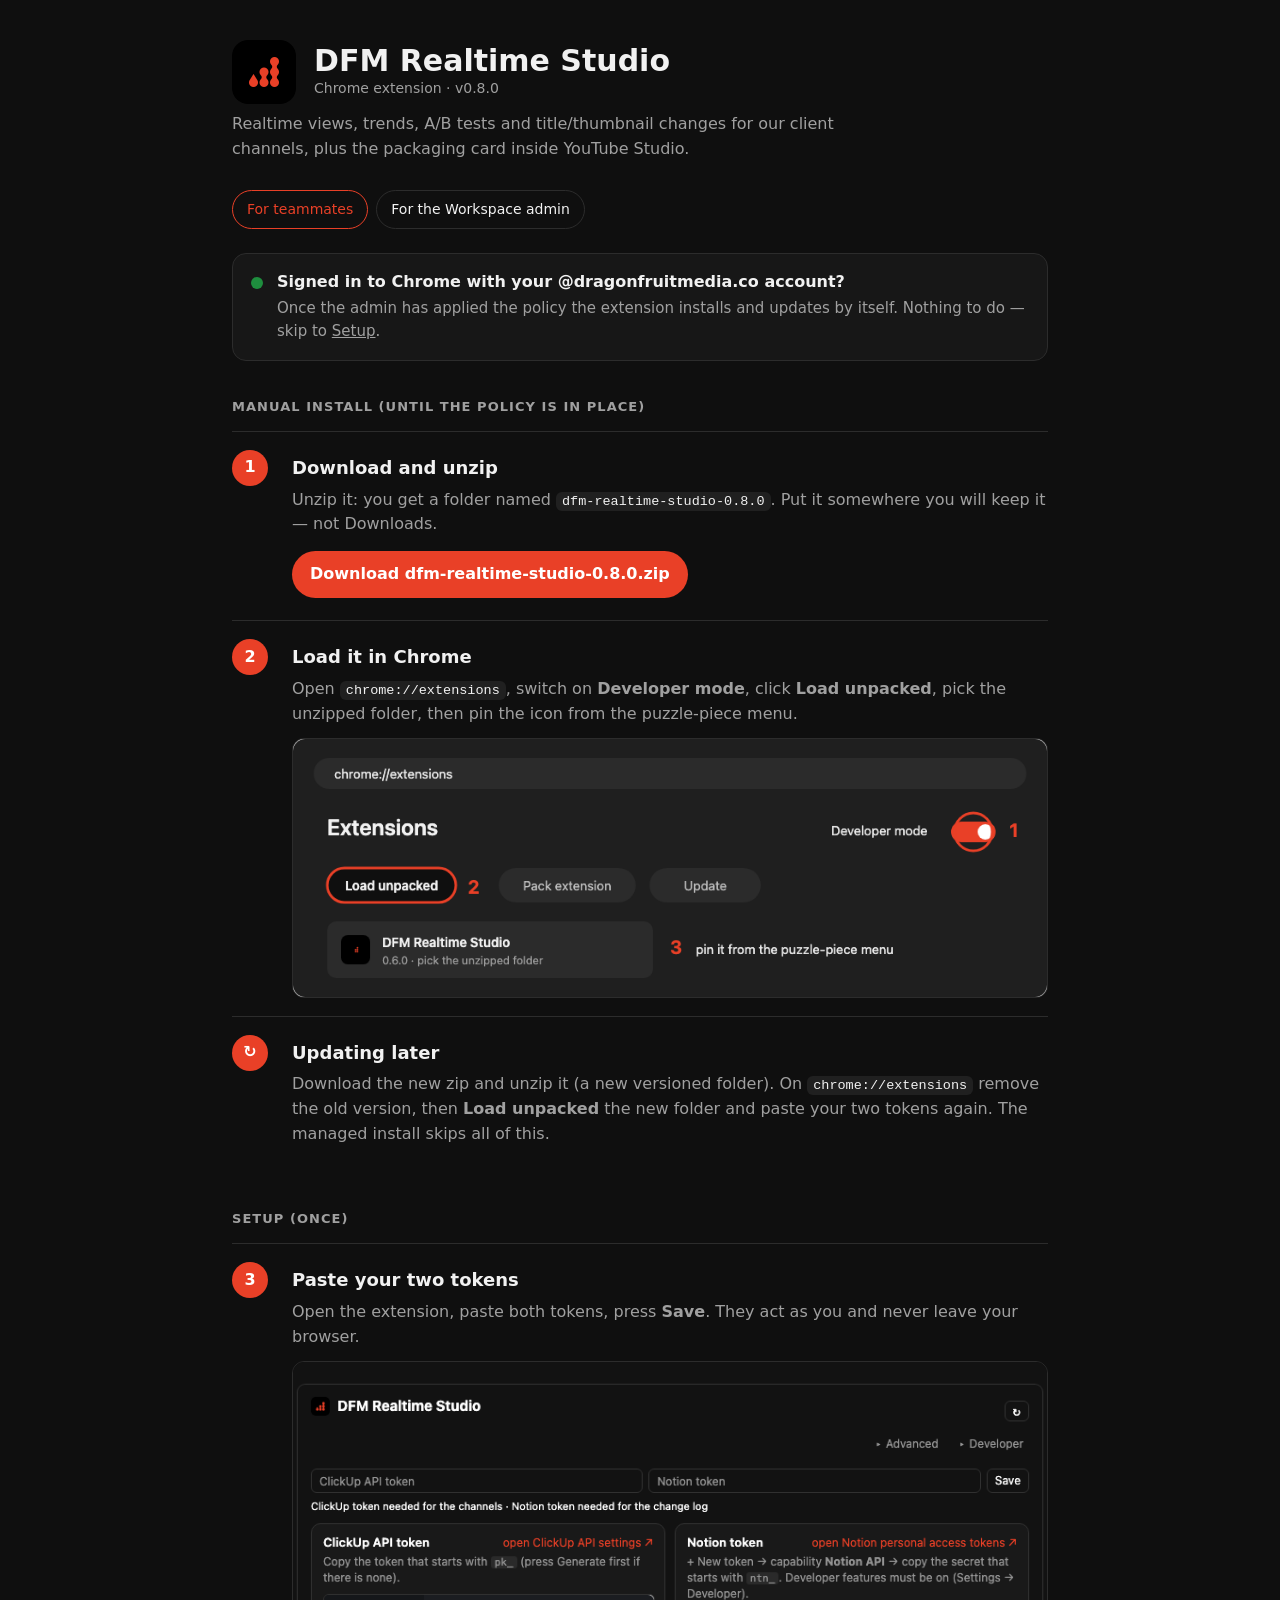
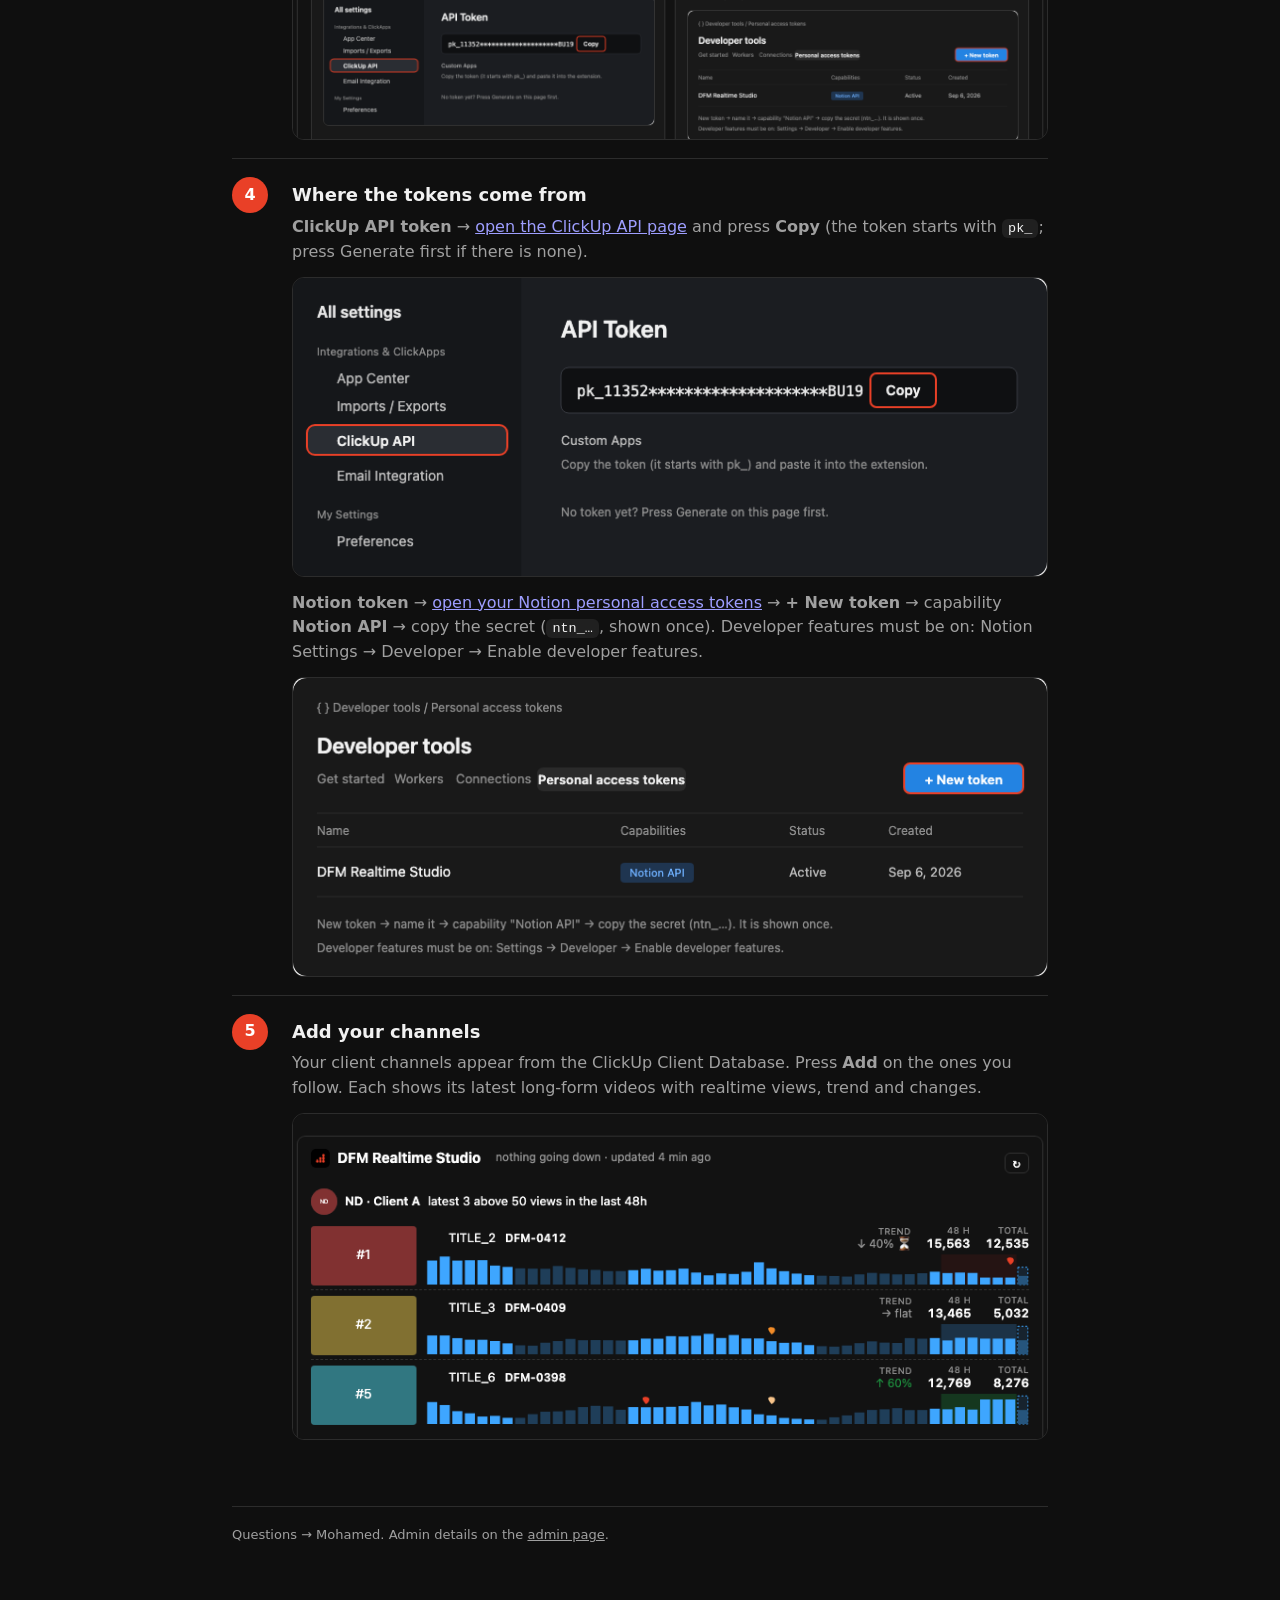
<file: index.html>
<!doctype html>
<html lang="en">
<meta charset="utf-8"><meta name="viewport" content="width=device-width,initial-scale=1">
<title>DFM Realtime Studio — install</title>
<link rel="icon" href="img/icon.png"><link rel="stylesheet" href="style.css">
<div class="wrap">
  <div class="hero"><img src="img/icon.png" alt=""><div><h1>DFM Realtime Studio</h1><div class="v">Chrome extension · <span id="version">…</span></div></div></div>
  <p class="lead">Realtime views, trends, A/B tests and title/thumbnail changes for our client channels, plus the packaging card inside YouTube Studio.</p>
  <nav class="tabs"><a class="on" href="./">For teammates</a><a href="admin.html">For the Workspace admin</a></nav>

  <div class="callout"><span class="dot"></span><div><b>Signed in to Chrome with your @dragonfruitmedia.co account?</b><p>Once the admin has applied the policy the extension installs and updates by itself. Nothing to do — skip to <a href="#setup" style="color:inherit">Setup</a>.</p></div></div>

  <h2>Manual install (until the policy is in place)</h2>
  <div class="step"><div class="n">1</div><div><h3>Download and unzip</h3><p>Unzip it: you get a folder named <code id="folder">dfm-realtime-studio-…</code>. Put it somewhere you will keep it — not Downloads.</p><a class="btn" id="dl" href="dfm-realtime-studio.zip">Download dfm-realtime-studio.zip</a></div></div>
  <div class="step"><div class="n">2</div><div><h3>Load it in Chrome</h3><p>Open <code>chrome://extensions</code>, switch on <b>Developer mode</b>, click <b>Load unpacked</b>, pick the unzipped folder, then pin the icon from the puzzle-piece menu.</p><img src="img/chrome-extensions.png" alt="chrome://extensions: Developer mode toggle, Load unpacked button, pin"></div></div>
  <div class="step"><div class="n">↻</div><div><h3>Updating later</h3><p>Download the new zip and unzip it (a new versioned folder). On <code>chrome://extensions</code> remove the old version, then <b>Load unpacked</b> the new folder and paste your two tokens again. The managed install skips all of this.</p></div></div>

  <h2 id="setup">Setup (once)</h2>
  <div class="step"><div class="n">3</div><div><h3>Paste your two tokens</h3><p>Open the extension, paste both tokens, press <b>Save</b>. They act as you and never leave your browser.</p><img src="img/popup-setup.png" alt="The extension asking for the ClickUp and Notion tokens"></div></div>
  <div class="step"><div class="n">4</div><div><h3>Where the tokens come from</h3>
    <p><b>ClickUp API token</b> → <a href="https://app.clickup.com/24512108/settings/team/24512108/clickup-api" target="_blank" rel="noopener">open the ClickUp API page</a> and press <b>Copy</b> (the token starts with <code>pk_</code>; press Generate first if there is none).</p>
    <img src="img/clickup-token.png" alt="ClickUp settings → ClickUp API → API Token → Copy">
    <p style="margin-top:14px"><b>Notion token</b> → <a href="https://app.notion.com/developers/tokens?spaceId=7d4d8320-1d73-4f53-b244-c99554ac51f8" target="_blank" rel="noopener">open your Notion personal access tokens</a> → <b>+ New token</b> → capability <b>Notion API</b> → copy the secret (<code>ntn_…</code>, shown once). Developer features must be on: Notion Settings → Developer → Enable developer features.</p>
    <img src="img/notion-token.png" alt="Notion developer tools → Personal access tokens → New token"></div></div>
  <div class="step"><div class="n">5</div><div><h3>Add your channels</h3><p>Your client channels appear from the ClickUp Client Database. Press <b>Add</b> on the ones you follow. Each shows its latest long-form videos with realtime views, trend and changes.</p><img src="img/popup.png" alt="The extension running"></div></div>

  <p class="foot">Questions → Mohamed. Admin details on the <a href="admin.html">admin page</a>.</p>
</div>
<script>
  fetch('update.xml').then((r) => r.text()).then((t) => { const v = /appid=[\s\S]*?version='([^']+)'/.exec(t)?.[1]; if (!v) return; document.getElementById('version').textContent = 'v' + v; const dl = document.getElementById('dl'); dl.href = `dfm-realtime-studio-${v}.zip`; dl.textContent = `Download dfm-realtime-studio-${v}.zip`; document.getElementById('folder').textContent = `dfm-realtime-studio-${v}`; }).catch(() => {});
</script>
</html>
</file>
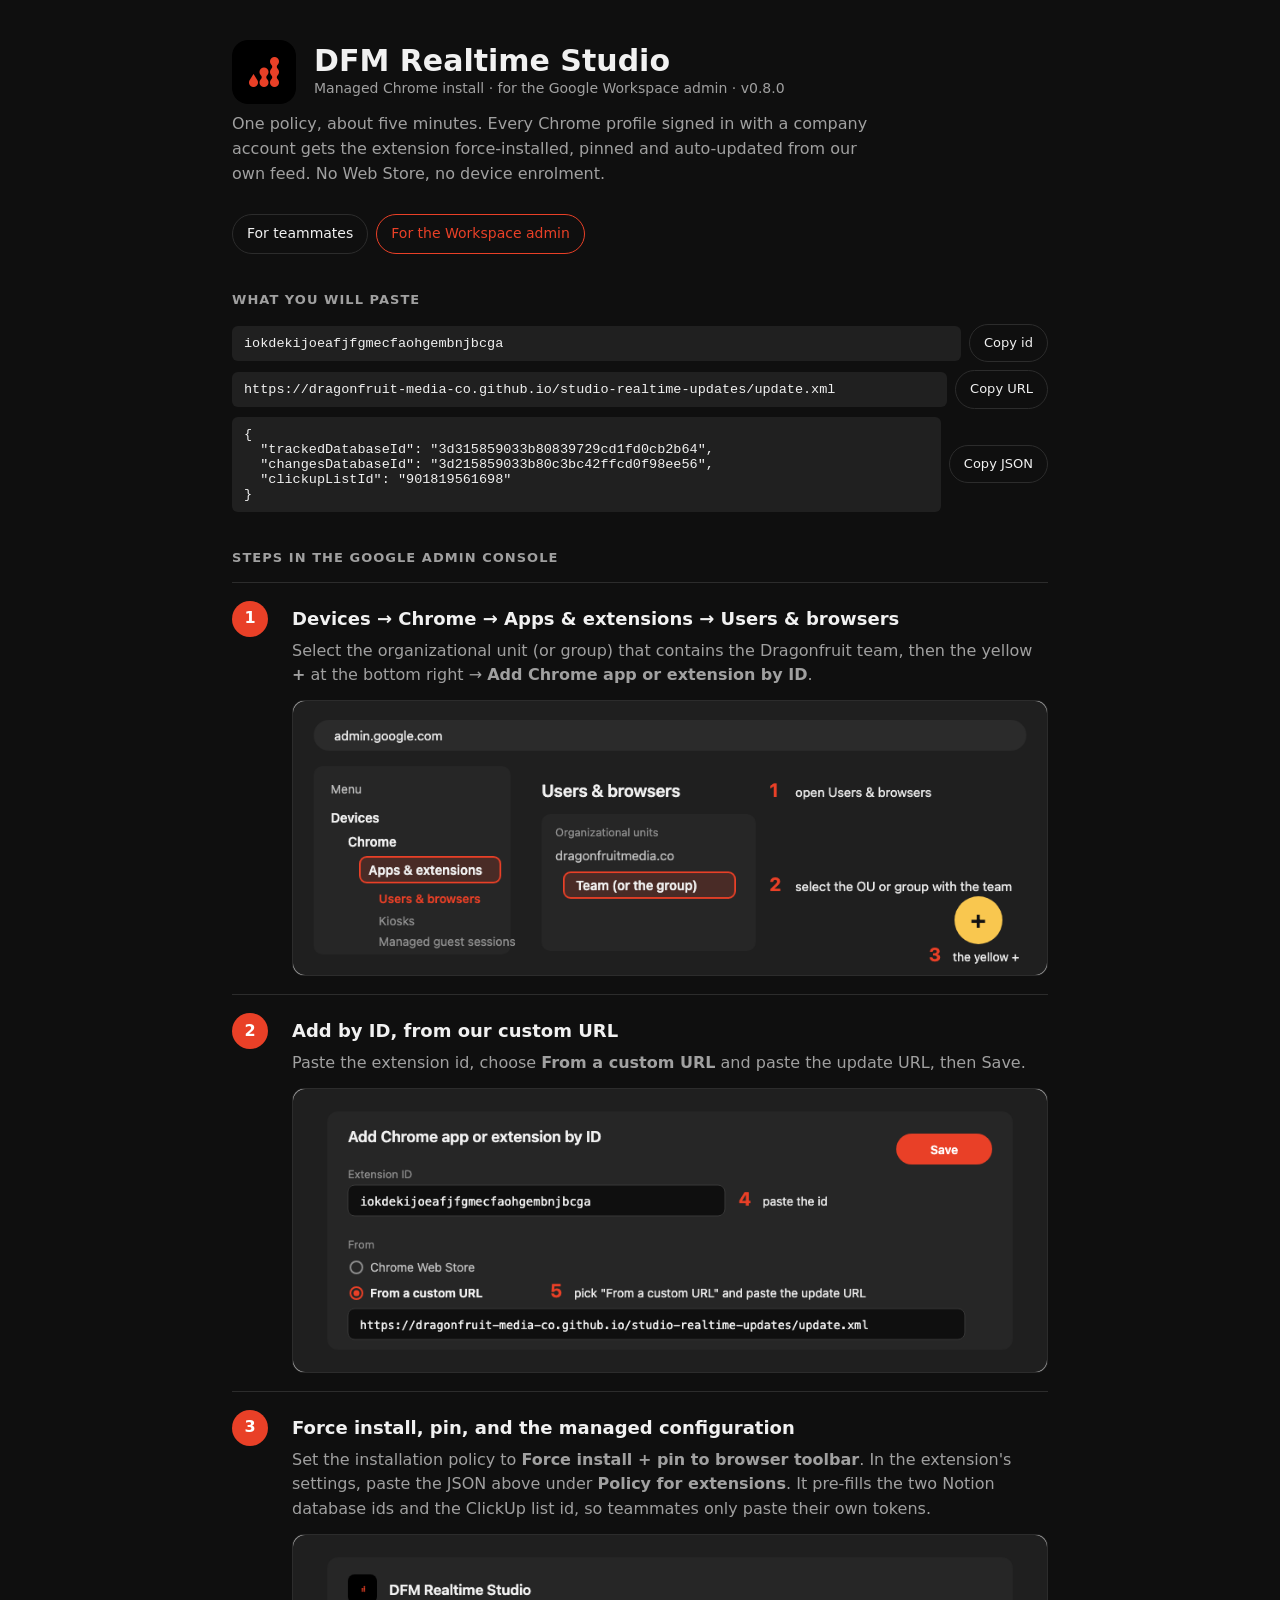
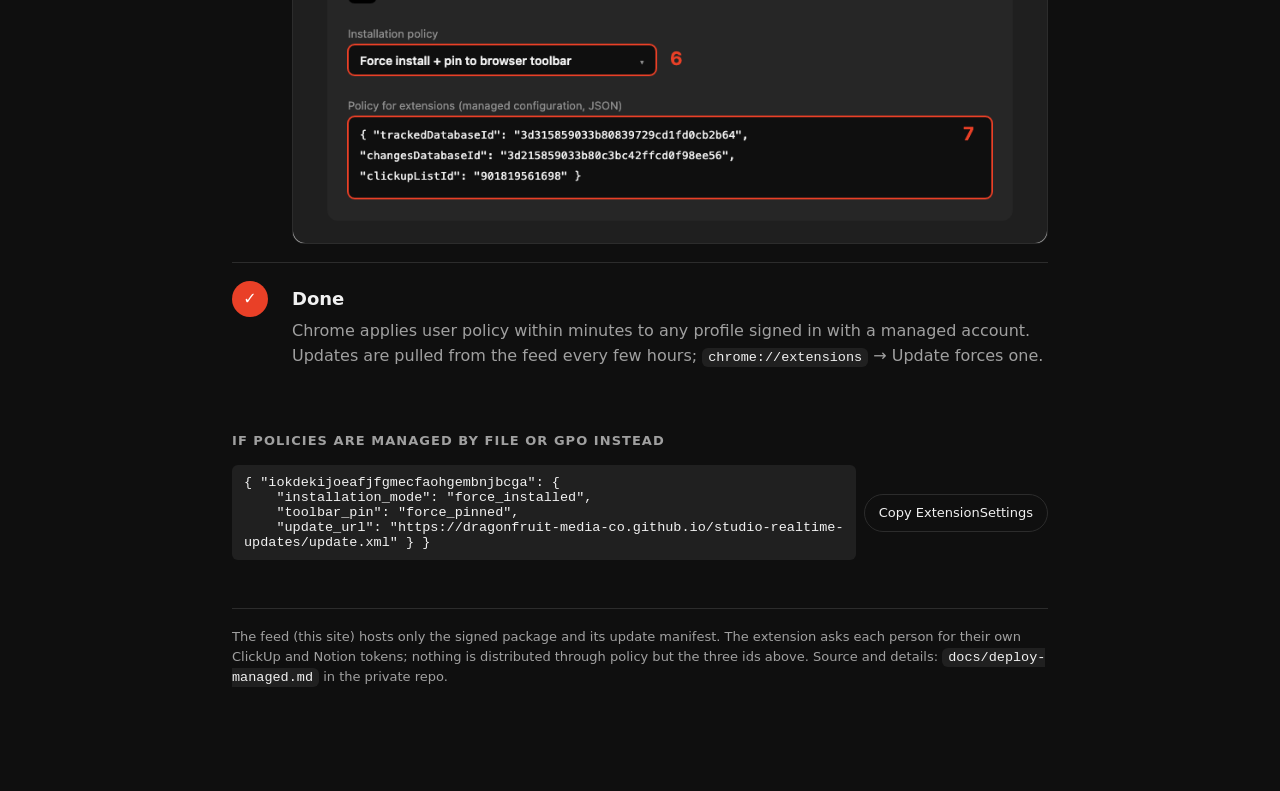
<file: admin.html>
<!doctype html>
<html lang="en">
<meta charset="utf-8"><meta name="viewport" content="width=device-width,initial-scale=1">
<title>DFM Realtime Studio — managed install (admin)</title>
<link rel="icon" href="img/icon.png"><link rel="stylesheet" href="style.css">
<div class="wrap">
  <div class="hero"><img src="img/icon.png" alt=""><div><h1>DFM Realtime Studio</h1><div class="v">Managed Chrome install · for the Google Workspace admin · <span id="version">…</span></div></div></div>
  <p class="lead">One policy, about five minutes. Every Chrome profile signed in with a company account gets the extension force-installed, pinned and auto-updated from our own feed. No Web Store, no device enrolment.</p>
  <nav class="tabs"><a href="./">For teammates</a><a class="on" href="admin.html">For the Workspace admin</a></nav>

  <h2>What you will paste</h2>
  <div class="copy"><code id="c-id">iokdekijoeafjfgmecfaohgembnjbcga</code><button data-copy="c-id">Copy id</button></div>
  <div class="copy"><code id="c-url">https://dragonfruit-media-co.github.io/studio-realtime-updates/update.xml</code><button data-copy="c-url">Copy URL</button></div>
  <div class="copy"><pre><code id="c-json">{
  "trackedDatabaseId": "3d315859033b80839729cd1fd0cb2b64",
  "changesDatabaseId": "3d215859033b80c3bc42ffcd0f98ee56",
  "clickupListId": "901819561698"
}</code></pre><button data-copy="c-json">Copy JSON</button></div>

  <h2>Steps in the Google Admin console</h2>
  <div class="step"><div class="n">1</div><div><h3>Devices → Chrome → Apps &amp; extensions → Users &amp; browsers</h3><p>Select the organizational unit (or group) that contains the Dragonfruit team, then the yellow <b>+</b> at the bottom right → <b>Add Chrome app or extension by ID</b>.</p><img src="img/admin-1-navigate.png" alt="Admin console navigation: Devices, Chrome, Apps and extensions, Users and browsers, select the OU, plus button"></div></div>
  <div class="step"><div class="n">2</div><div><h3>Add by ID, from our custom URL</h3><p>Paste the extension id, choose <b>From a custom URL</b> and paste the update URL, then Save.</p><img src="img/admin-2-add.png" alt="Add Chrome app or extension by ID dialog with the id and the custom update URL"></div></div>
  <div class="step"><div class="n">3</div><div><h3>Force install, pin, and the managed configuration</h3><p>Set the installation policy to <b>Force install + pin to browser toolbar</b>. In the extension's settings, paste the JSON above under <b>Policy for extensions</b>. It pre-fills the two Notion database ids and the ClickUp list id, so teammates only paste their own tokens.</p><img src="img/admin-3-policy.png" alt="Installation policy set to Force install and pin, managed configuration JSON"></div></div>
  <div class="step"><div class="n">✓</div><div><h3>Done</h3><p>Chrome applies user policy within minutes to any profile signed in with a managed account. Updates are pulled from the feed every few hours; <code>chrome://extensions</code> → Update forces one.</p></div></div>

  <h2>If policies are managed by file or GPO instead</h2>
  <div class="copy"><pre><code id="c-ext">{ "iokdekijoeafjfgmecfaohgembnjbcga": {
    "installation_mode": "force_installed",
    "toolbar_pin": "force_pinned",
    "update_url": "https://dragonfruit-media-co.github.io/studio-realtime-updates/update.xml" } }</code></pre><button data-copy="c-ext">Copy ExtensionSettings</button></div>

  <p class="foot">The feed (this site) hosts only the signed package and its update manifest. The extension asks each person for their own ClickUp and Notion tokens; nothing is distributed through policy but the three ids above. Source and details: <code>docs/deploy-managed.md</code> in the private repo.</p>
</div>
<script>
  fetch('update.xml').then((r) => r.text()).then((t) => { const v = /appid=[\s\S]*?version='([^']+)'/.exec(t)?.[1]; if (v) document.getElementById('version').textContent = 'v' + v; }).catch(() => {});
  for (const b of document.querySelectorAll('button[data-copy]')) b.onclick = async () => { const t = document.getElementById(b.dataset.copy).textContent; try { await navigator.clipboard.writeText(t); b.classList.add('ok'); const was = b.textContent; b.textContent = 'Copied'; setTimeout(() => { b.textContent = was; b.classList.remove('ok'); }, 1400); } catch {} };
</script>
</html>
</file>
<file: style.css>
:root { color-scheme: dark; --bg: #0f0f0f; --card: #171717; --line: #2c2c2c; --fg: #f1f1f1; --muted: #a0a0a0; --brand: #E94027; }
* { box-sizing: border-box; }
body { margin: 0; background: var(--bg); color: var(--fg); font: 16px/1.55 system-ui, -apple-system, "Segoe UI", sans-serif; }
.wrap { max-width: 860px; margin: 0 auto; padding: 40px 22px 80px; }
.hero { display: flex; align-items: center; gap: 18px; margin-bottom: 8px; }
.hero img { width: 64px; height: 64px; border-radius: 16px; }
.hero h1 { margin: 0; font-size: 30px; line-height: 1.15; }
.hero .v { color: var(--muted); font-size: 14px; }
.lead { color: var(--muted); margin: 6px 0 28px; max-width: 640px; }
.tabs { display: flex; gap: 8px; margin: 0 0 24px; flex-wrap: wrap; }
.tabs a { color: var(--fg); text-decoration: none; padding: 8px 14px; border: 1px solid var(--line); border-radius: 999px; font-size: 14px; }
.tabs a.on, .tabs a:hover { border-color: var(--brand); color: var(--brand); }
.callout { display: flex; gap: 14px; align-items: flex-start; padding: 16px 18px; border: 1px solid var(--line); border-radius: 14px; background: var(--card); margin: 0 0 28px; }
.callout .dot { width: 12px; height: 12px; border-radius: 50%; background: #1e8e3e; margin-top: 7px; flex: 0 0 auto; }
.callout b { display: block; margin-bottom: 2px; }
.callout p { margin: 0; color: var(--muted); font-size: 15px; }
h2 { font-size: 13px; letter-spacing: 0.08em; text-transform: uppercase; color: var(--muted); margin: 36px 0 14px; }
.step { display: grid; grid-template-columns: 44px 1fr; gap: 16px; padding: 18px 0; border-top: 1px solid var(--line); }
.step .n { width: 36px; height: 36px; border-radius: 50%; background: var(--brand); color: #fff; font-weight: 700; display: grid; place-items: center; font-size: 16px; }
.step h3 { margin: 4px 0 6px; font-size: 18px; }
.step p { margin: 0 0 8px; color: var(--muted); }
.step img { display: block; width: 100%; border-radius: 12px; border: 1px solid var(--line); margin-top: 12px; }
.btn { display: inline-block; background: var(--brand); color: #fff; text-decoration: none; padding: 11px 18px; border-radius: 999px; font-weight: 600; margin: 6px 0 4px; }
.btn:hover { filter: brightness(1.08); }
code, .copy code { font: 13.5px ui-monospace, SFMono-Regular, Menlo, monospace; background: #202020; padding: 2px 6px; border-radius: 6px; color: var(--fg); overflow-wrap: anywhere; }
.copy { display: flex; gap: 8px; align-items: center; margin: 8px 0; }
.copy code { flex: 1; padding: 10px 12px; display: block; }
.copy pre { flex: 1; margin: 0; }
.copy pre code { display: block; white-space: pre-wrap; }
.copy button { border: 1px solid var(--line); background: transparent; color: var(--fg); font: inherit; font-size: 13px; padding: 8px 14px; border-radius: 999px; cursor: pointer; }
.copy button:hover { border-color: var(--brand); color: var(--brand); }
.copy button.ok { border-color: #1e8e3e; color: #1e8e3e; }
.foot { margin-top: 48px; padding-top: 18px; border-top: 1px solid var(--line); color: var(--muted); font-size: 13px; }
.foot a { color: var(--muted); }
</file>
